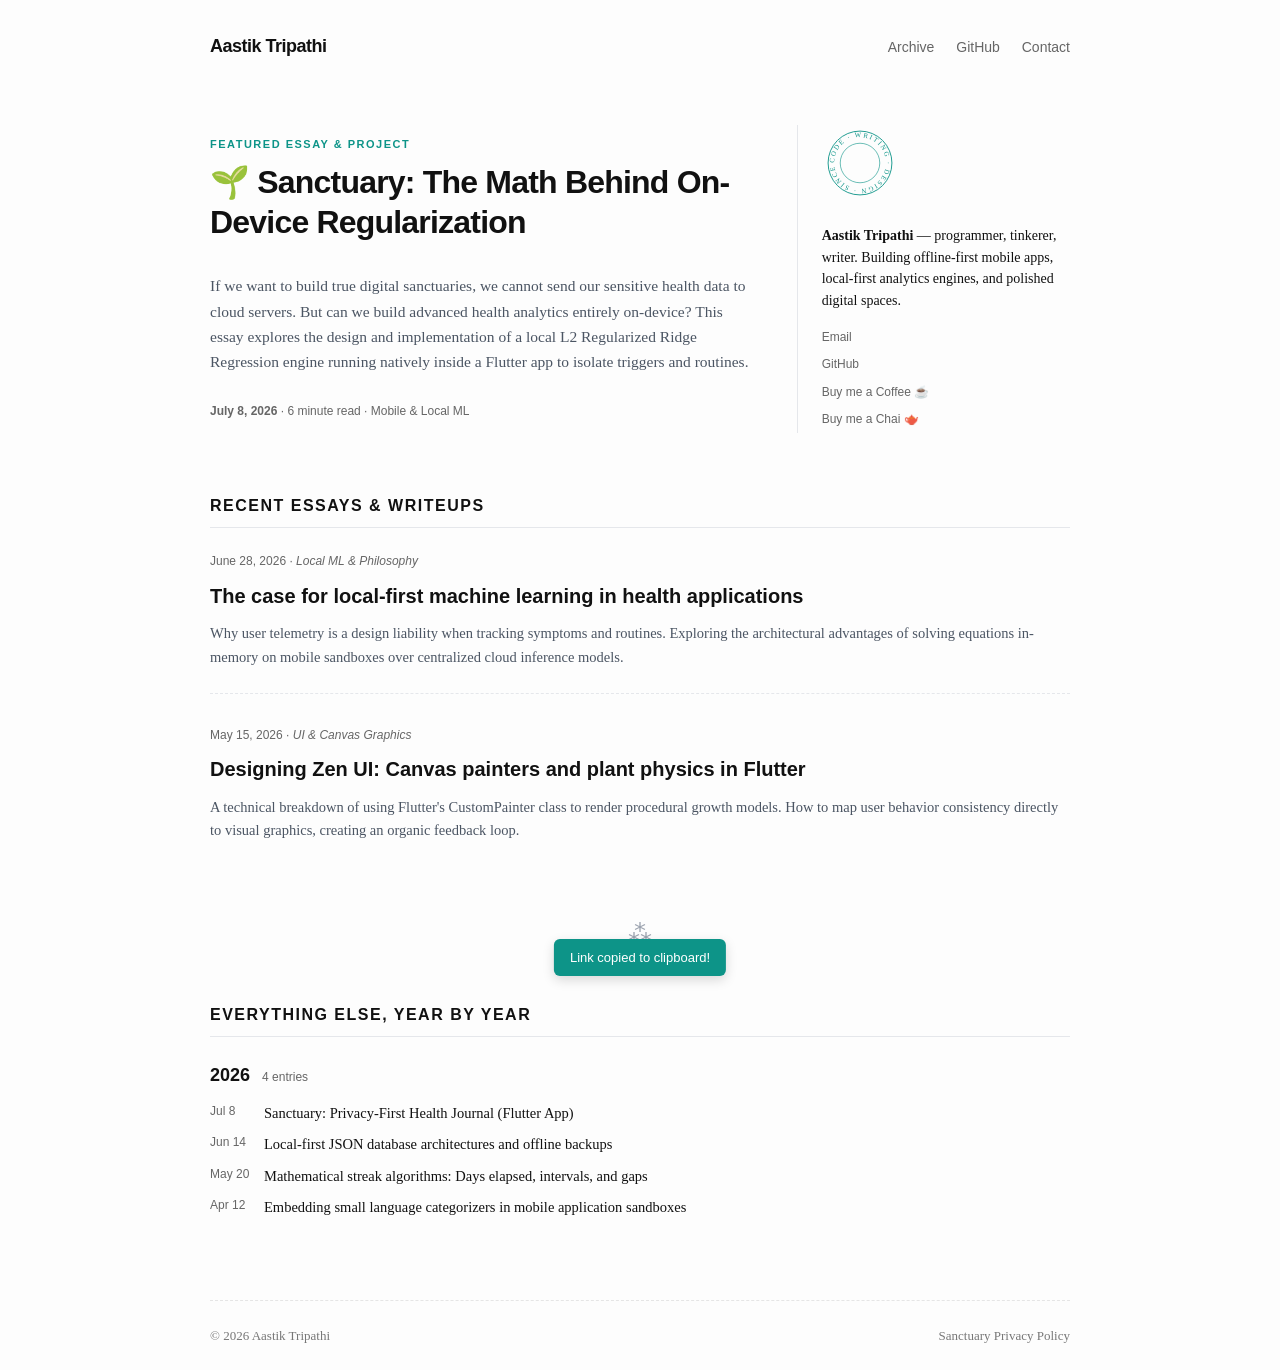
<file: index.html>
<!DOCTYPE html>
<html lang="en-us">

<head>
  <meta charset="utf-8" />
  <meta http-equiv="X-UA-Compatible" content="IE=edge" />
  <meta name="viewport" content="width=device-width, initial-scale=1" />
  <title>Aastik Tripathi</title>
  <meta name="description" content="Aastik Tripathi — essays on programming, local-first software, and design." />
  <link rel="stylesheet" href="style.css" />
</head>

<body>
  <div class="shell">
    <header class="masthead">
      <a class="wordmark" href="index.html">Aastik Tripathi</a>
      <nav>
        <a href="#archive">Archive</a>
        <a href="https://github.com/AastikTripathi" target="_blank">GitHub</a>
        <a href="mailto:iammraaat@gmail.com">Contact</a>
      </nav>
    </header>
  </div>

  <main class="page-content">
    <div class="shell">
      <!-- Hero / Featured Post & Aside Info -->
      <section class="hero">
        <div class="hero-main">
          <p class="kicker">Featured Essay & Project</p>
          <h1><a href="articles/building-on-device-ridge-regression.html">🌱 Sanctuary: The Math Behind On-Device
              Regularization</a></h1>
          <p class="excerpt">
            If we want to build true digital sanctuaries, we cannot send our sensitive health data to cloud servers. But
            can we build advanced health analytics entirely on-device? This essay explores the design and implementation
            of a local L2 Regularized Ridge Regression engine running natively inside a Flutter app to isolate triggers
            and routines.
          </p>
          <p class="byline"><b>July 8, 2026</b> · 6 minute read · Mobile &amp; Local ML</p>
        </div>

        <aside class="about-card">
          <svg class="stamp" viewBox="0 0 100 100" aria-hidden="true" style="width: 76px; height: 76px;">
            <defs>
              <path id="circ" d="M 50,50 m -34,0 a 34,34 0 1,1 68,0 a 34,34 0 1,1 -68,0" />
            </defs>
            <circle cx="50" cy="50" r="42" fill="none" stroke="currentColor" stroke-width="1.2" />
            <circle cx="50" cy="50" r="26" fill="none" stroke="currentColor" stroke-width="0.8" />
            <text font-size="9" letter-spacing="2.2" fill="currentColor" font-family="Georgia, serif">
              <textPath href="#circ">CODE · WRITING · DESIGN · SINCE 2026 ·</textPath>
            </text>
          </svg>
          <p>
            <span class="name">Aastik Tripathi</span> — programmer, tinkerer, writer. Building offline-first mobile
            apps, local-first analytics engines, and polished digital spaces.
          </p>
          <div class="about-links">
            <a href="mailto:iammraaat@gmail.com">Email</a>
            <a href="https://github.com/AastikTripathi" target="_blank">GitHub</a>
            <a href="javascript:void(0)"
              onclick="copyToClipboard('https://buymeacoffee.com/danosarchive', 'Buy me a Coffee link copied!')">Buy me
              a Coffee ☕</a>
            <a href="javascript:void(0)"
              onclick="copyToClipboard('https://buymeachai.ezee.li/iammraat', 'Buy me a Chai link copied!')">Buy me a
              Chai 🫖</a>
          </div>
        </aside>
      </section>

      <!-- Recent Essays / Blogging Section -->
      <div class="section-head">
        <h2>Recent essays &amp; writeups</h2>
      </div>
      <section class="recent-grid">
        <article class="recent-item">
          <div class="meta">June 28, 2026 · <em>Local ML &amp; Philosophy</em></div>
          <h3><a href="articles/the-case-for-local-first-machine-learning.html">The case for local-first machine
              learning in health applications</a></h3>
          <p>
            Why user telemetry is a design liability when tracking symptoms and routines. Exploring the architectural
            advantages of solving equations in-memory on mobile sandboxes over centralized cloud inference models.
          </p>
        </article>

        <article class="recent-item">
          <div class="meta">May 15, 2026 · <em>UI &amp; Canvas Graphics</em></div>
          <h3><a href="articles/designing-zen-ui-canvas-painters.html">Designing Zen UI: Canvas painters and plant
              physics in Flutter</a></h3>
          <p>
            A technical breakdown of using Flutter's CustomPainter class to render procedural growth models. How to map
            user behavior consistency directly to visual graphics, creating an organic feedback loop.
          </p>
        </article>
      </section>

      <div class="asterism" aria-hidden="true">⁂</div>

      <!-- Year-by-Year Project Archive -->
      <div class="section-head" id="archive">
        <h2>Everything else, year by year</h2>
      </div>
      <section class="archive">
        <div class="year-block">
          <div class="year-head">
            <span class="year">2026</span>
            <span class="count">4 entries</span>
          </div>
          <ul class="year-list">
            <li>
              <span class="d">Jul 8</span>
              <a href="https://github.com/AastikTripathi/mood_tracker" target="_blank">Sanctuary: Privacy-First Health
                Journal (Flutter App)</a>
            </li>
            <li>
              <span class="d">Jun 14</span>
              <a href="articles/local-first-privacy-design.html">Local-first JSON database architectures and offline
                backups</a>
            </li>
            <li>
              <span class="d">May 20</span>
              <a href="articles/symptom-streak-algorithms.html">Mathematical streak algorithms: Days elapsed, intervals,
                and gaps</a>
            </li>
            <li>
              <span class="d">Apr 12</span>
              <a href="articles/building-embedded-nlp.html">Embedding small language categorizers in mobile application
                sandboxes</a>
            </li>
          </ul>
        </div>
      </section>
      
      <footer style="margin-top: 60px; padding: 24px 0; border-top: 1px dashed rgba(128,128,128,0.2); font-size: 13px; color: #777; display: flex; justify-content: space-between; align-items: center;">
        <span>&copy; 2026 Aastik Tripathi</span>
        <a href="privacy.html" style="color: #777; text-decoration: none;">Sanctuary Privacy Policy</a>
      </footer>
    </div>
  </main>

  <div id="toast" class="toast">Link copied to clipboard!</div>

  <script>
    function copyToClipboard(text, successMsg) {
      navigator.clipboard.writeText(text).then(() => {
        const toast = document.getElementById('toast');
        toast.innerText = successMsg;
        toast.classList.add('show');
        setTimeout(() => {
          toast.classList.remove('show');
        }, 2000);
      });
    }
  </script>
</body>

</html>
</file>
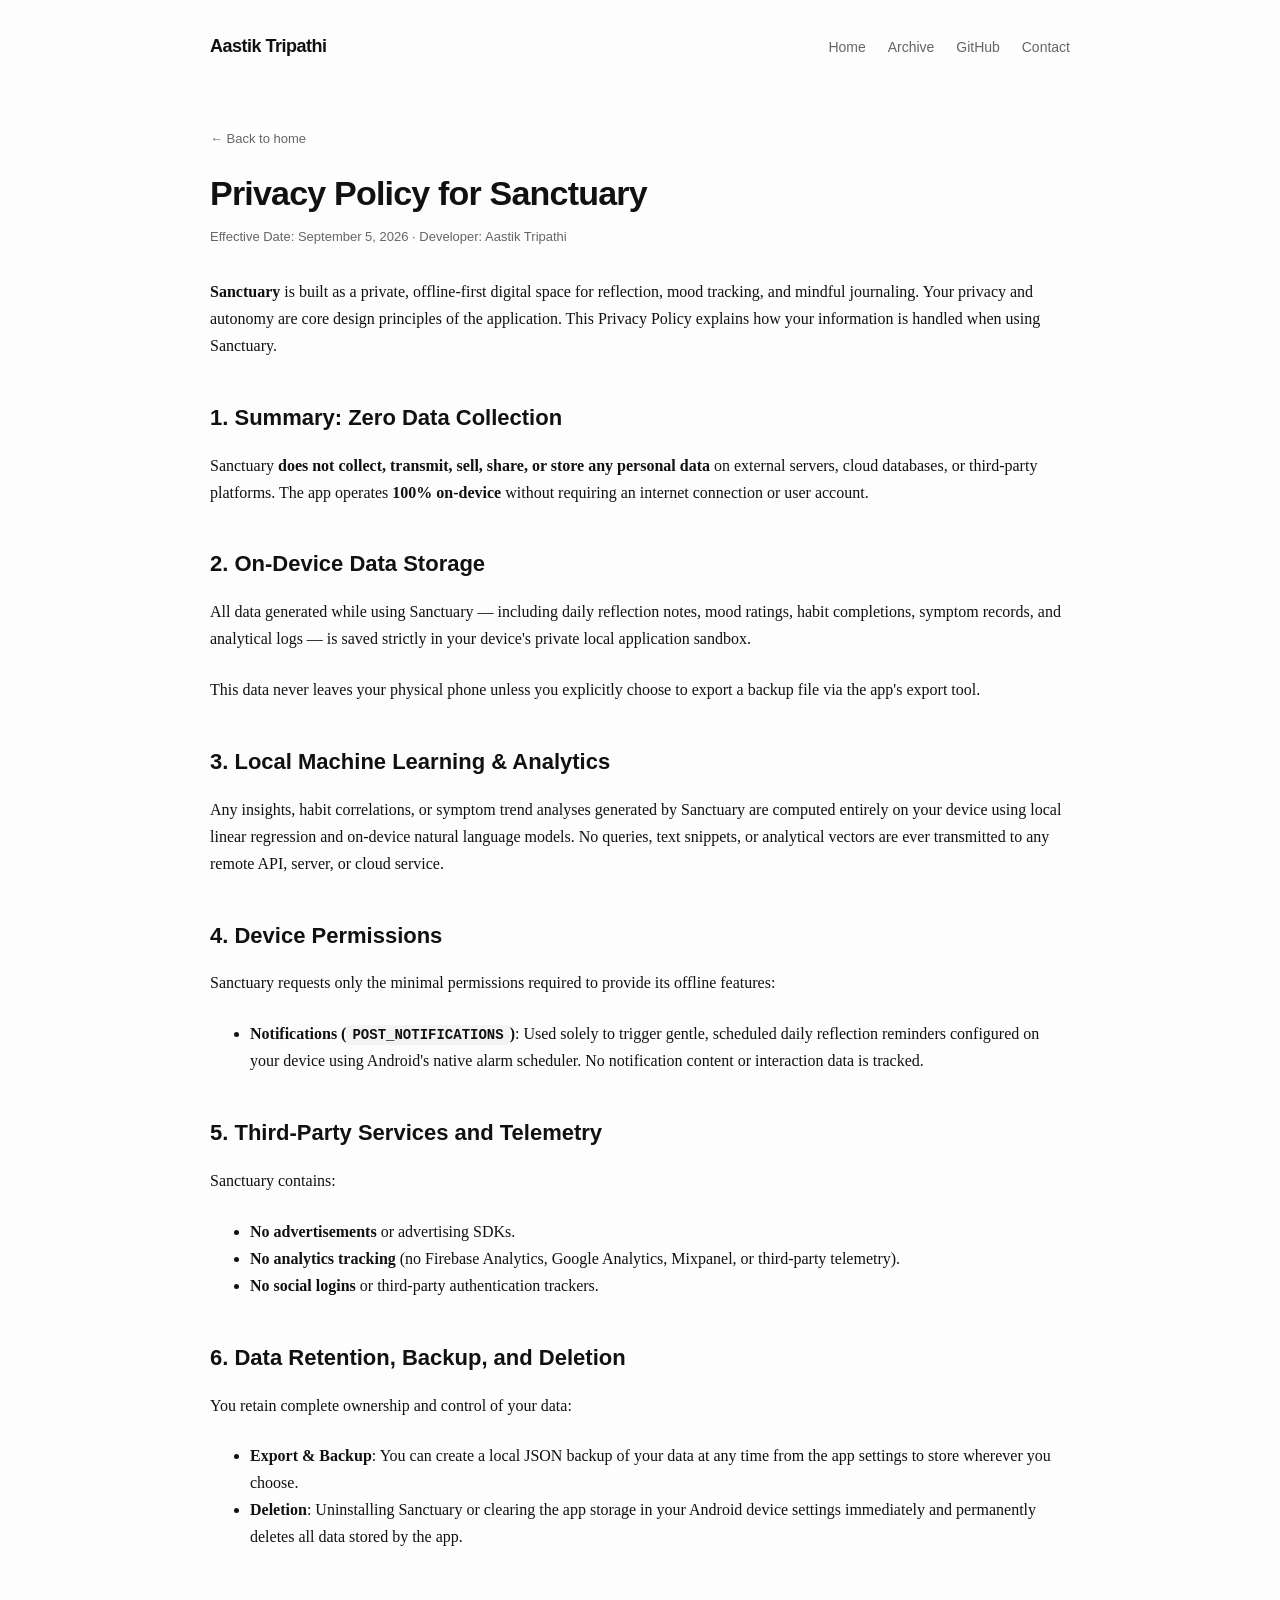
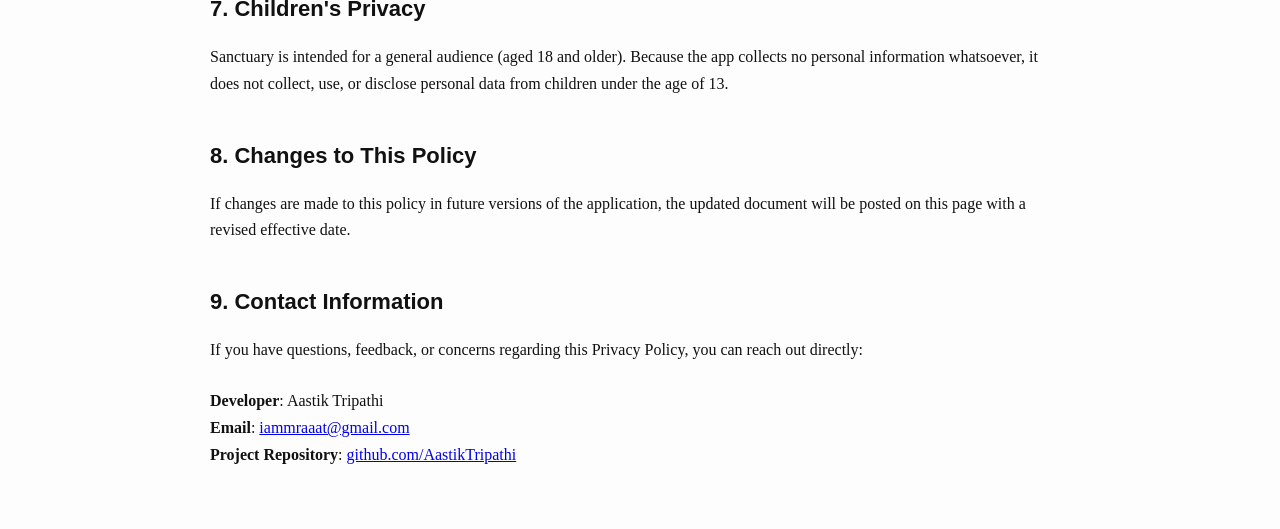
<file: privacy.html>
<!DOCTYPE html>
<html lang="en-us">
<head>
  <meta charset="utf-8" />
  <meta http-equiv="X-UA-Compatible" content="IE=edge" />
  <meta name="viewport" content="width=device-width, initial-scale=1" />
  <title>Privacy Policy - Sanctuary</title>
  <meta name="description" content="Privacy Policy for Sanctuary — 100% offline, local-first mood and wellness companion by Aastik Tripathi." />
  <link rel="stylesheet" href="style.css" />
</head>
<body>
  <div class="shell">
    <header class="masthead">
      <a class="wordmark" href="index.html">Aastik Tripathi</a>
      <nav>
        <a href="index.html">Home</a>
        <a href="index.html#archive">Archive</a>
        <a href="https://github.com/AastikTripathi" target="_blank">GitHub</a>
        <a href="mailto:iammraaat@gmail.com">Contact</a>
      </nav>
    </header>

    <a href="index.html" class="back-link">← Back to home</a>

    <article class="post">
      <div class="post-header">
        <h1>Privacy Policy for Sanctuary</h1>
        <div class="byline">Effective Date: September 5, 2026 · Developer: Aastik Tripathi</div>
      </div>

      <div class="post-content">
        <p>
          <strong>Sanctuary</strong> is built as a private, offline-first digital space for reflection, mood tracking, and mindful journaling. Your privacy and autonomy are core design principles of the application. This Privacy Policy explains how your information is handled when using Sanctuary.
        </p>

        <h2>1. Summary: Zero Data Collection</h2>
        <p>
          Sanctuary <strong>does not collect, transmit, sell, share, or store any personal data</strong> on external servers, cloud databases, or third-party platforms. The app operates <strong>100% on-device</strong> without requiring an internet connection or user account.
        </p>

        <h2>2. On-Device Data Storage</h2>
        <p>
          All data generated while using Sanctuary — including daily reflection notes, mood ratings, habit completions, symptom records, and analytical logs — is saved strictly in your device's private local application sandbox. 
        </p>
        <p>
          This data never leaves your physical phone unless you explicitly choose to export a backup file via the app's export tool.
        </p>

        <h2>3. Local Machine Learning &amp; Analytics</h2>
        <p>
          Any insights, habit correlations, or symptom trend analyses generated by Sanctuary are computed entirely on your device using local linear regression and on-device natural language models. No queries, text snippets, or analytical vectors are ever transmitted to any remote API, server, or cloud service.
        </p>

        <h2>4. Device Permissions</h2>
        <p>
          Sanctuary requests only the minimal permissions required to provide its offline features:
        </p>
        <ul>
          <li>
            <strong>Notifications (<code>POST_NOTIFICATIONS</code>)</strong>: Used solely to trigger gentle, scheduled daily reflection reminders configured on your device using Android's native alarm scheduler. No notification content or interaction data is tracked.
          </li>
        </ul>

        <h2>5. Third-Party Services and Telemetry</h2>
        <p>
          Sanctuary contains:
        </p>
        <ul>
          <li><strong>No advertisements</strong> or advertising SDKs.</li>
          <li><strong>No analytics tracking</strong> (no Firebase Analytics, Google Analytics, Mixpanel, or third-party telemetry).</li>
          <li><strong>No social logins</strong> or third-party authentication trackers.</li>
        </ul>

        <h2>6. Data Retention, Backup, and Deletion</h2>
        <p>
          You retain complete ownership and control of your data:
        </p>
        <ul>
          <li>
            <strong>Export &amp; Backup</strong>: You can create a local JSON backup of your data at any time from the app settings to store wherever you choose.
          </li>
          <li>
            <strong>Deletion</strong>: Uninstalling Sanctuary or clearing the app storage in your Android device settings immediately and permanently deletes all data stored by the app.
          </li>
        </ul>

        <h2>7. Children's Privacy</h2>
        <p>
          Sanctuary is intended for a general audience (aged 18 and older). Because the app collects no personal information whatsoever, it does not collect, use, or disclose personal data from children under the age of 13.
        </p>

        <h2>8. Changes to This Policy</h2>
        <p>
          If changes are made to this policy in future versions of the application, the updated document will be posted on this page with a revised effective date.
        </p>

        <h2>9. Contact Information</h2>
        <p>
          If you have questions, feedback, or concerns regarding this Privacy Policy, you can reach out directly:
        </p>
        <p>
          <strong>Developer</strong>: Aastik Tripathi<br />
          <strong>Email</strong>: <a href="mailto:iammraaat@gmail.com">iammraaat@gmail.com</a><br />
          <strong>Project Repository</strong>: <a href="https://github.com/AastikTripathi" target="_blank">github.com/AastikTripathi</a>
        </p>
      </div>
    </article>
  </div>
</body>
</html>
</file>
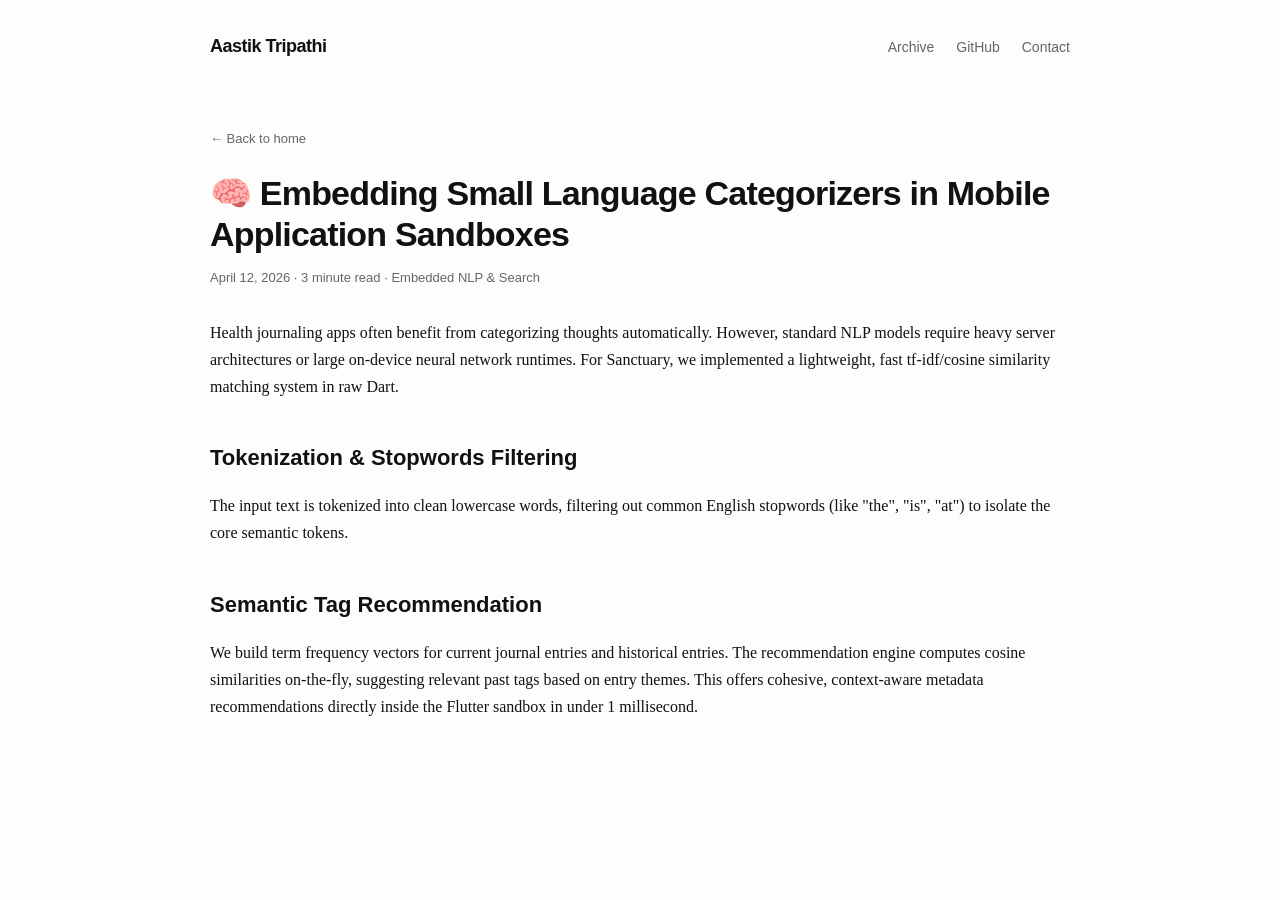
<file: articles/building-embedded-nlp.html>
<!DOCTYPE html>
<html lang="en-us">
<head>
  <meta charset="utf-8" />
  <meta http-equiv="X-UA-Compatible" content="IE=edge" />
  <meta name="viewport" content="width=device-width, initial-scale=1" />
  <title>Embedding Small NLP Categorizers - Aastik Tripathi</title>
  <link rel="stylesheet" href="../style.css" />
</head>
<body>
  <div class="shell">
    <header class="masthead">
      <a class="wordmark" href="../index.html">Aastik Tripathi</a>
      <nav>
        <a href="../index.html#archive">Archive</a>
        <a href="https://github.com/AastikTripathi" target="_blank">GitHub</a>
        <a href="mailto:iammraaat@gmail.com">Contact</a>
      </nav>
    </header>

    <a href="../index.html" class="back-link">← Back to home</a>

    <article class="post">
      <div class="post-header">
        <h1>🧠 Embedding Small Language Categorizers in Mobile Application Sandboxes</h1>
        <div class="byline">April 12, 2026 · 3 minute read · Embedded NLP &amp; Search</div>
      </div>

      <div class="post-content">
        <p>
          Health journaling apps often benefit from categorizing thoughts automatically. However, standard NLP models require heavy server architectures or large on-device neural network runtimes. For Sanctuary, we implemented a lightweight, fast tf-idf/cosine similarity matching system in raw Dart.
        </p>

        <h2>Tokenization &amp; Stopwords Filtering</h2>
        <p>
          The input text is tokenized into clean lowercase words, filtering out common English stopwords (like "the", "is", "at") to isolate the core semantic tokens.
        </p>

        <h2>Semantic Tag Recommendation</h2>
        <p>
          We build term frequency vectors for current journal entries and historical entries. The recommendation engine computes cosine similarities on-the-fly, suggesting relevant past tags based on entry themes. This offers cohesive, context-aware metadata recommendations directly inside the Flutter sandbox in under 1 millisecond.
        </p>
      </div>
    </article>
  </div>
</body>
</html>
</file>
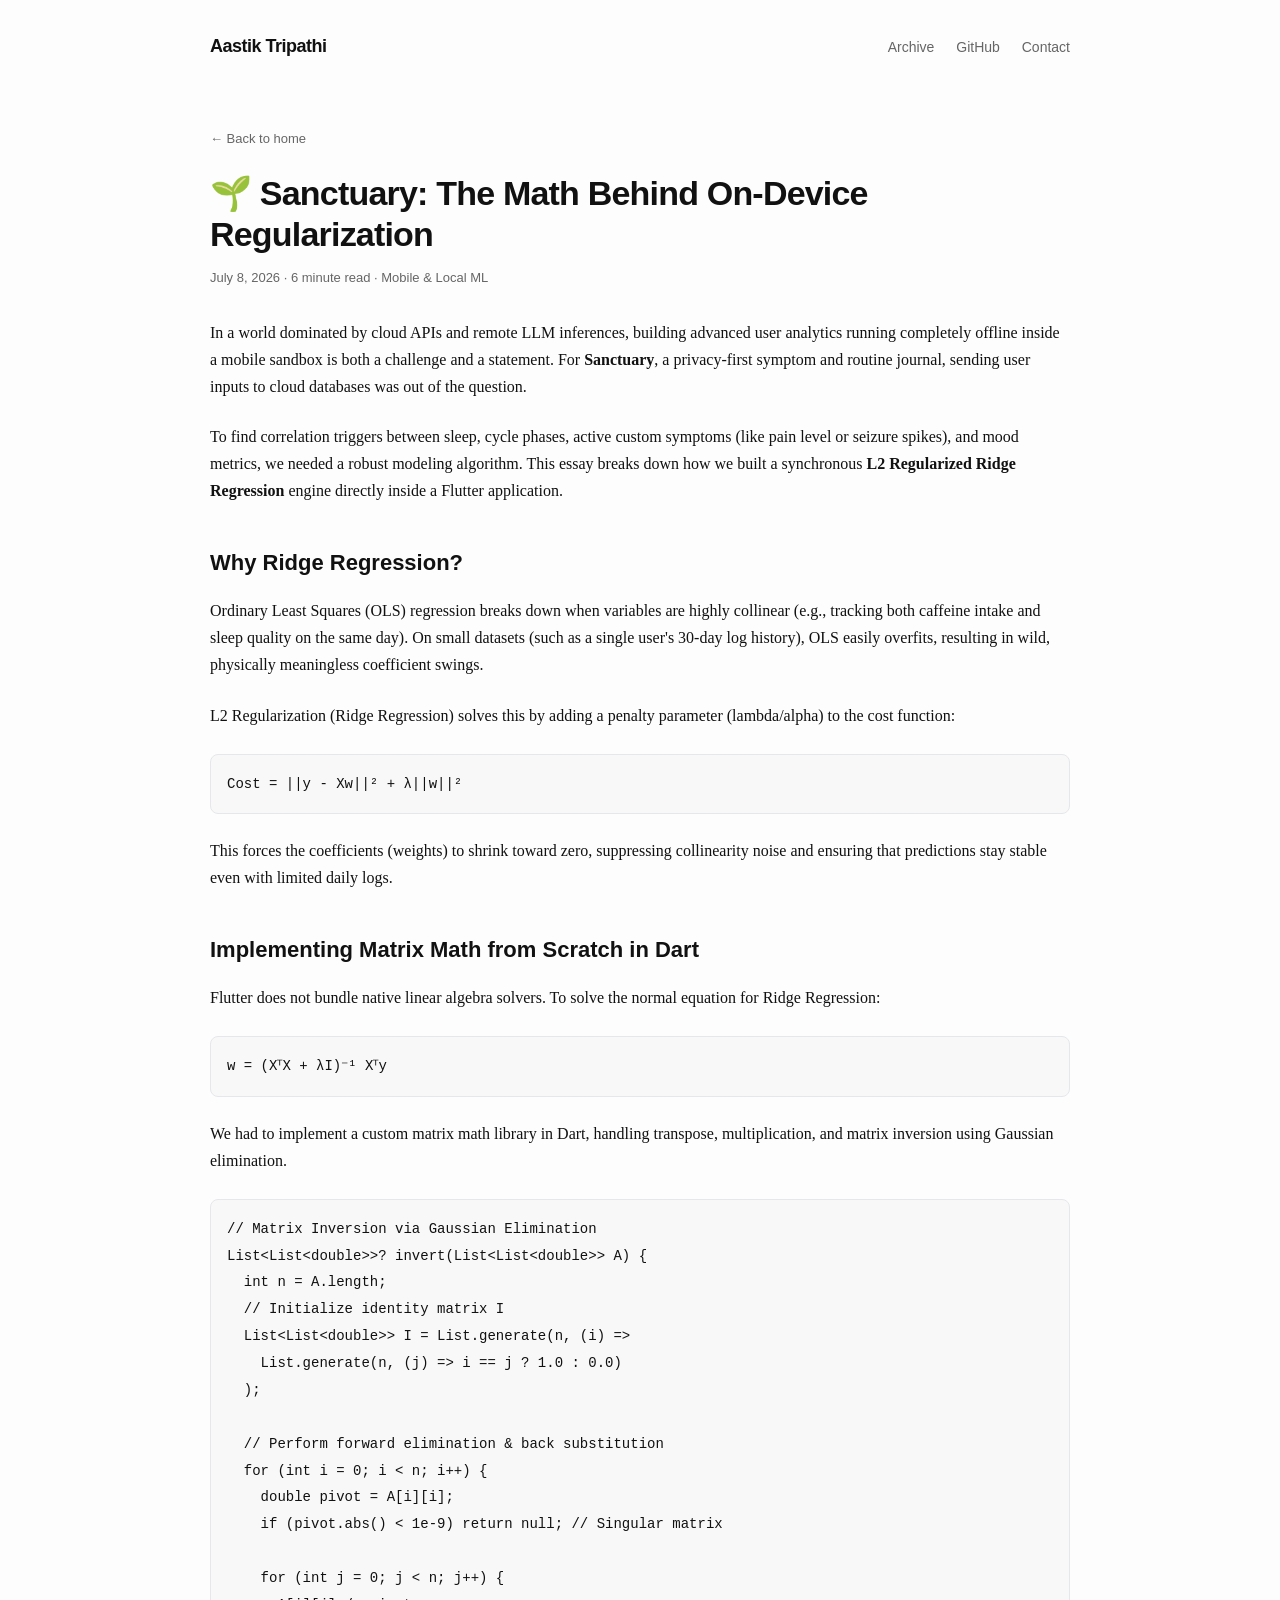
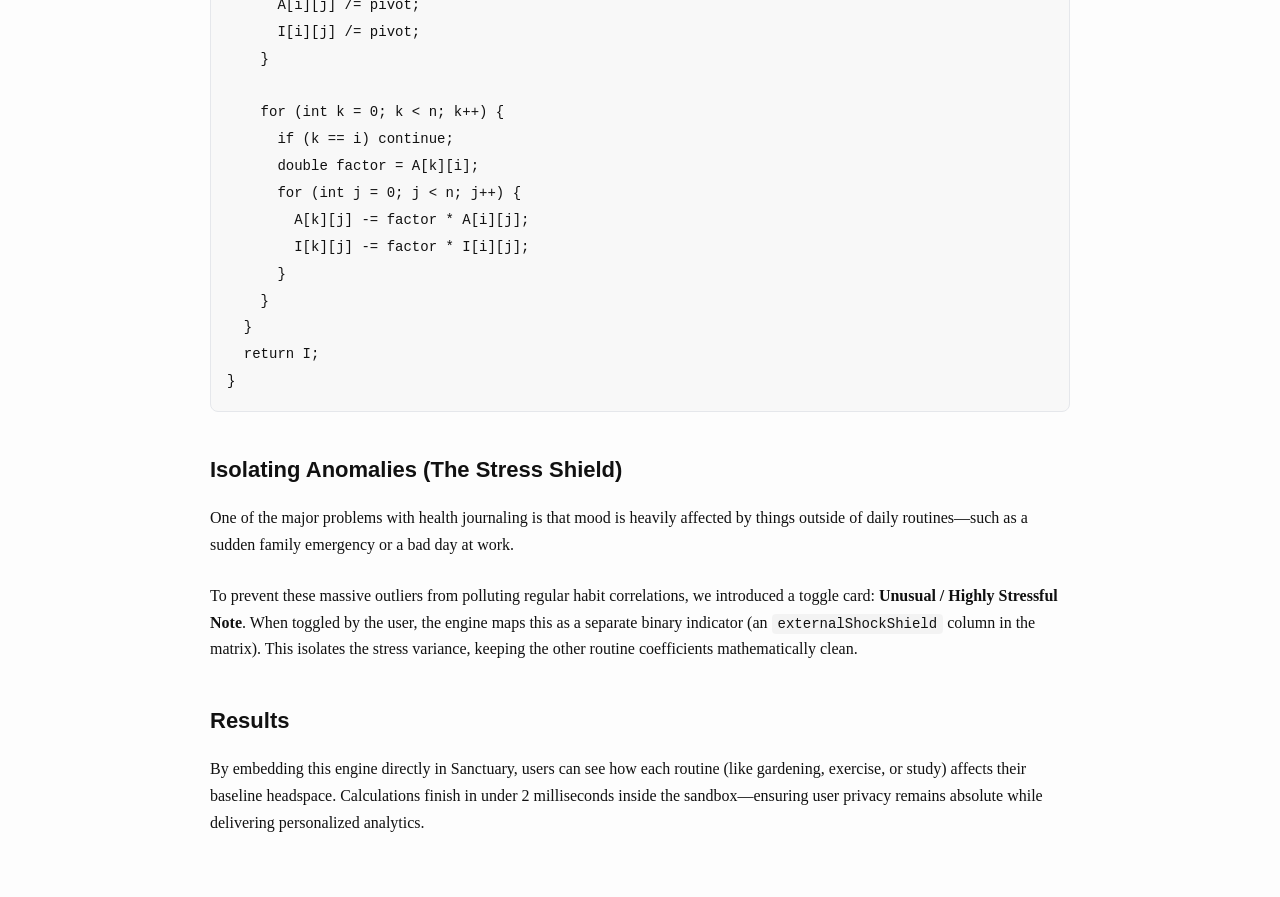
<file: articles/building-on-device-ridge-regression.html>
<!DOCTYPE html>
<html lang="en-us">
<head>
  <meta charset="utf-8" />
  <meta http-equiv="X-UA-Compatible" content="IE=edge" />
  <meta name="viewport" content="width=device-width, initial-scale=1" />
  <title>Sanctuary: The Math Behind On-Device Regularization - Aastik Tripathi</title>
  <link rel="stylesheet" href="../style.css" />
</head>
<body>
  <div class="shell">
    <header class="masthead">
      <a class="wordmark" href="../index.html">Aastik Tripathi</a>
      <nav>
        <a href="../index.html#archive">Archive</a>
        <a href="https://github.com/AastikTripathi" target="_blank">GitHub</a>
        <a href="mailto:iammraaat@gmail.com">Contact</a>
      </nav>
    </header>

    <a href="../index.html" class="back-link">← Back to home</a>

    <article class="post">
      <div class="post-header">
        <h1>🌱 Sanctuary: The Math Behind On-Device Regularization</h1>
        <div class="byline">July 8, 2026 · 6 minute read · Mobile &amp; Local ML</div>
      </div>

      <div class="post-content">
        <p>
          In a world dominated by cloud APIs and remote LLM inferences, building advanced user analytics running completely offline inside a mobile sandbox is both a challenge and a statement. For <strong>Sanctuary</strong>, a privacy-first symptom and routine journal, sending user inputs to cloud databases was out of the question. 
        </p>
        
        <p>
          To find correlation triggers between sleep, cycle phases, active custom symptoms (like pain level or seizure spikes), and mood metrics, we needed a robust modeling algorithm. This essay breaks down how we built a synchronous <strong>L2 Regularized Ridge Regression</strong> engine directly inside a Flutter application.
        </p>

        <h2>Why Ridge Regression?</h2>
        <p>
          Ordinary Least Squares (OLS) regression breaks down when variables are highly collinear (e.g., tracking both caffeine intake and sleep quality on the same day). On small datasets (such as a single user's 30-day log history), OLS easily overfits, resulting in wild, physically meaningless coefficient swings.
        </p>
        
        <p>
          L2 Regularization (Ridge Regression) solves this by adding a penalty parameter (lambda/alpha) to the cost function:
        </p>
        <pre><code>Cost = ||y - Xw||² + λ||w||²</code></pre>
        <p>
          This forces the coefficients (weights) to shrink toward zero, suppressing collinearity noise and ensuring that predictions stay stable even with limited daily logs.
        </p>

        <h2>Implementing Matrix Math from Scratch in Dart</h2>
        <p>
          Flutter does not bundle native linear algebra solvers. To solve the normal equation for Ridge Regression:
        </p>
        <pre><code>w = (XᵀX + λI)⁻¹ Xᵀy</code></pre>
        <p>
          We had to implement a custom matrix math library in Dart, handling transpose, multiplication, and matrix inversion using Gaussian elimination.
        </p>

        <pre><code>// Matrix Inversion via Gaussian Elimination
List&lt;List&lt;double&gt;&gt;? invert(List&lt;List&lt;double&gt;&gt; A) {
  int n = A.length;
  // Initialize identity matrix I
  List&lt;List&lt;double&gt;&gt; I = List.generate(n, (i) =&gt; 
    List.generate(n, (j) =&gt; i == j ? 1.0 : 0.0)
  );

  // Perform forward elimination & back substitution
  for (int i = 0; i &lt; n; i++) {
    double pivot = A[i][i];
    if (pivot.abs() &lt; 1e-9) return null; // Singular matrix

    for (int j = 0; j &lt; n; j++) {
      A[i][j] /= pivot;
      I[i][j] /= pivot;
    }

    for (int k = 0; k &lt; n; k++) {
      if (k == i) continue;
      double factor = A[k][i];
      for (int j = 0; j &lt; n; j++) {
        A[k][j] -= factor * A[i][j];
        I[k][j] -= factor * I[i][j];
      }
    }
  }
  return I;
}</code></pre>

        <h2>Isolating Anomalies (The Stress Shield)</h2>
        <p>
          One of the major problems with health journaling is that mood is heavily affected by things outside of daily routines—such as a sudden family emergency or a bad day at work.
        </p>
        <p>
          To prevent these massive outliers from polluting regular habit correlations, we introduced a toggle card: <strong>Unusual / Highly Stressful Note</strong>. When toggled by the user, the engine maps this as a separate binary indicator (an <code>externalShockShield</code> column in the matrix). This isolates the stress variance, keeping the other routine coefficients mathematically clean.
        </p>

        <h2>Results</h2>
        <p>
          By embedding this engine directly in Sanctuary, users can see how each routine (like gardening, exercise, or study) affects their baseline headspace. Calculations finish in under 2 milliseconds inside the sandbox—ensuring user privacy remains absolute while delivering personalized analytics.
        </p>
      </div>
    </article>
  </div>
</body>
</html>
</file>
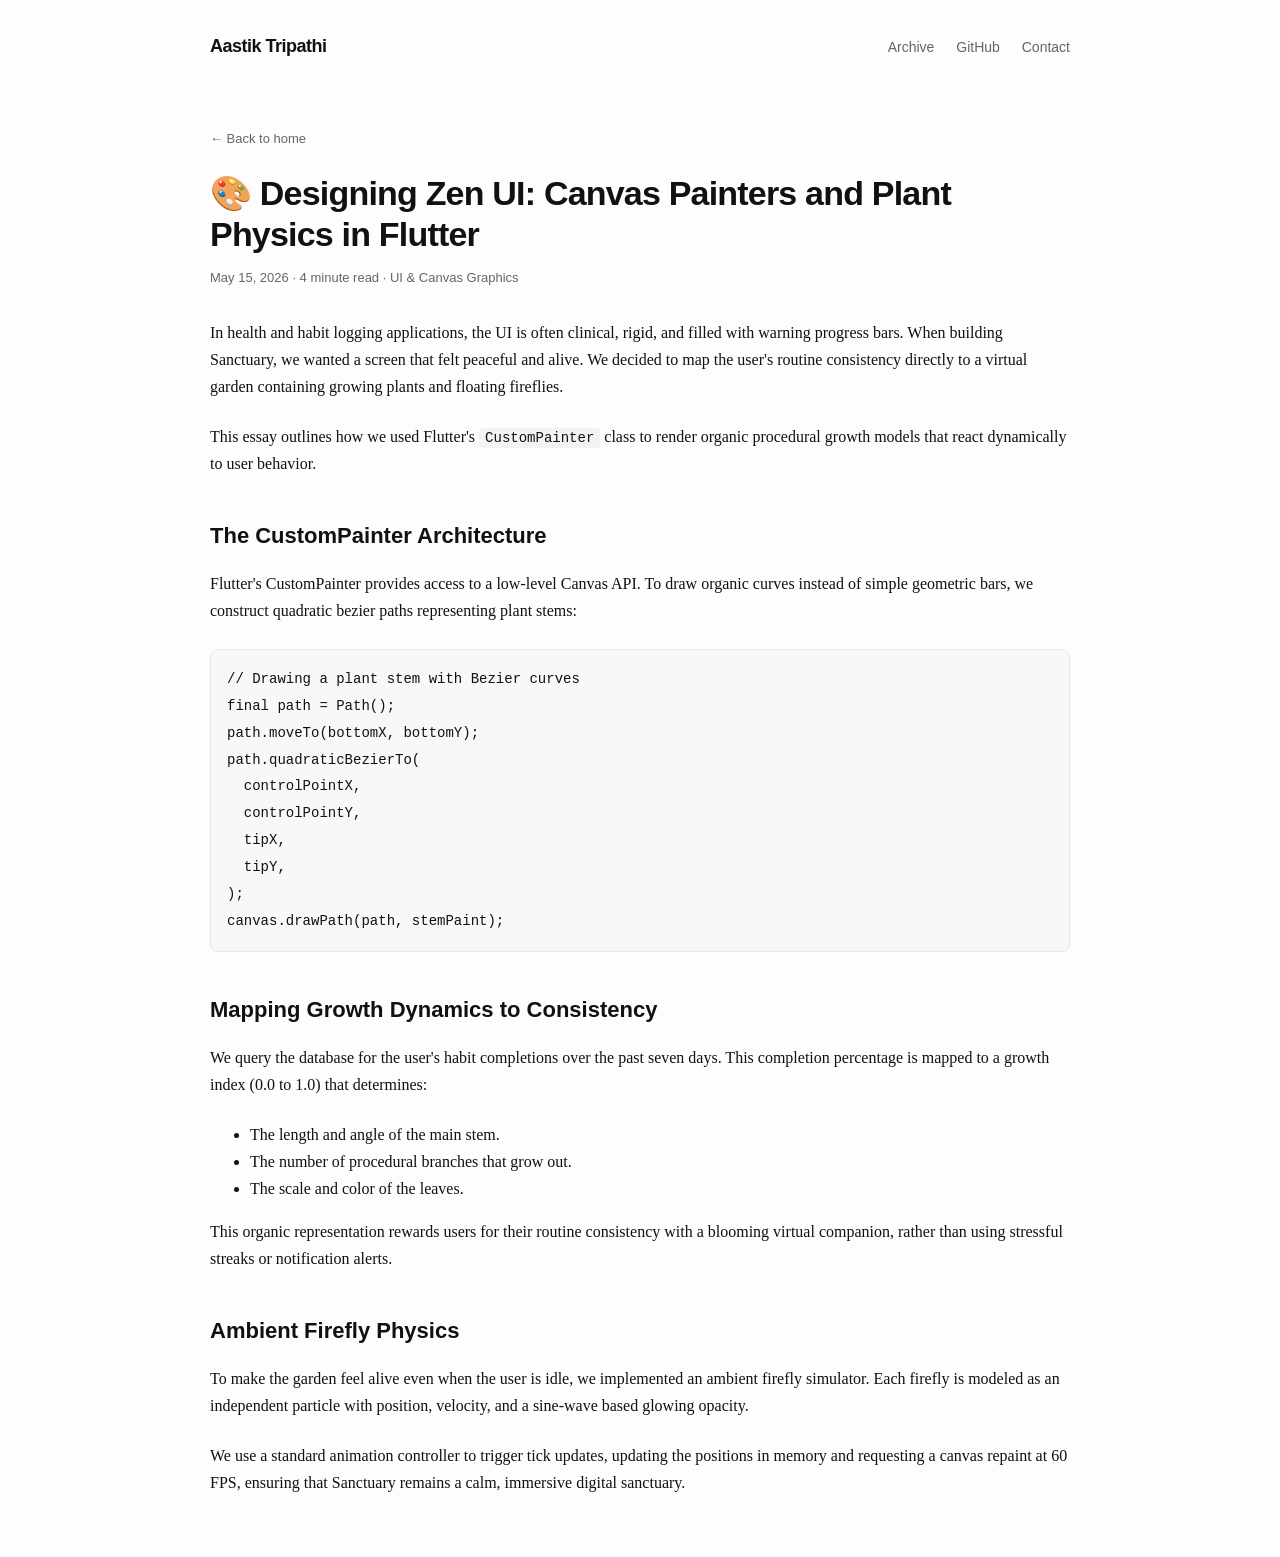
<file: articles/designing-zen-ui-canvas-painters.html>
<!DOCTYPE html>
<html lang="en-us">
<head>
  <meta charset="utf-8" />
  <meta http-equiv="X-UA-Compatible" content="IE=edge" />
  <meta name="viewport" content="width=device-width, initial-scale=1" />
  <title>Designing Zen UI: Canvas Painters and Plant Physics - Aastik Tripathi</title>
  <link rel="stylesheet" href="../style.css" />
</head>
<body>
  <div class="shell">
    <header class="masthead">
      <a class="wordmark" href="../index.html">Aastik Tripathi</a>
      <nav>
        <a href="../index.html#archive">Archive</a>
        <a href="https://github.com/AastikTripathi" target="_blank">GitHub</a>
        <a href="mailto:iammraaat@gmail.com">Contact</a>
      </nav>
    </header>

    <a href="../index.html" class="back-link">← Back to home</a>

    <article class="post">
      <div class="post-header">
        <h1>🎨 Designing Zen UI: Canvas Painters and Plant Physics in Flutter</h1>
        <div class="byline">May 15, 2026 · 4 minute read · UI &amp; Canvas Graphics</div>
      </div>

      <div class="post-content">
        <p>
          In health and habit logging applications, the UI is often clinical, rigid, and filled with warning progress bars. When building Sanctuary, we wanted a screen that felt peaceful and alive. We decided to map the user's routine consistency directly to a virtual garden containing growing plants and floating fireflies.
        </p>

        <p>
          This essay outlines how we used Flutter's <code>CustomPainter</code> class to render organic procedural growth models that react dynamically to user behavior.
        </p>

        <h2>The CustomPainter Architecture</h2>
        <p>
          Flutter's CustomPainter provides access to a low-level Canvas API. To draw organic curves instead of simple geometric bars, we construct quadratic bezier paths representing plant stems:
        </p>

        <pre><code>// Drawing a plant stem with Bezier curves
final path = Path();
path.moveTo(bottomX, bottomY);
path.quadraticBezierTo(
  controlPointX,
  controlPointY,
  tipX,
  tipY,
);
canvas.drawPath(path, stemPaint);</code></pre>

        <h2>Mapping Growth Dynamics to Consistency</h2>
        <p>
          We query the database for the user's habit completions over the past seven days. This completion percentage is mapped to a growth index (0.0 to 1.0) that determines:
        </p>
        <ul>
          <li>The length and angle of the main stem.</li>
          <li>The number of procedural branches that grow out.</li>
          <li>The scale and color of the leaves.</li>
        </ul>
        <p>
          This organic representation rewards users for their routine consistency with a blooming virtual companion, rather than using stressful streaks or notification alerts.
        </p>

        <h2>Ambient Firefly Physics</h2>
        <p>
          To make the garden feel alive even when the user is idle, we implemented an ambient firefly simulator. Each firefly is modeled as an independent particle with position, velocity, and a sine-wave based glowing opacity. 
        </p>
        <p>
          We use a standard animation controller to trigger tick updates, updating the positions in memory and requesting a canvas repaint at 60 FPS, ensuring that Sanctuary remains a calm, immersive digital sanctuary.
        </p>
      </div>
    </article>
  </div>
</body>
</html>
</file>
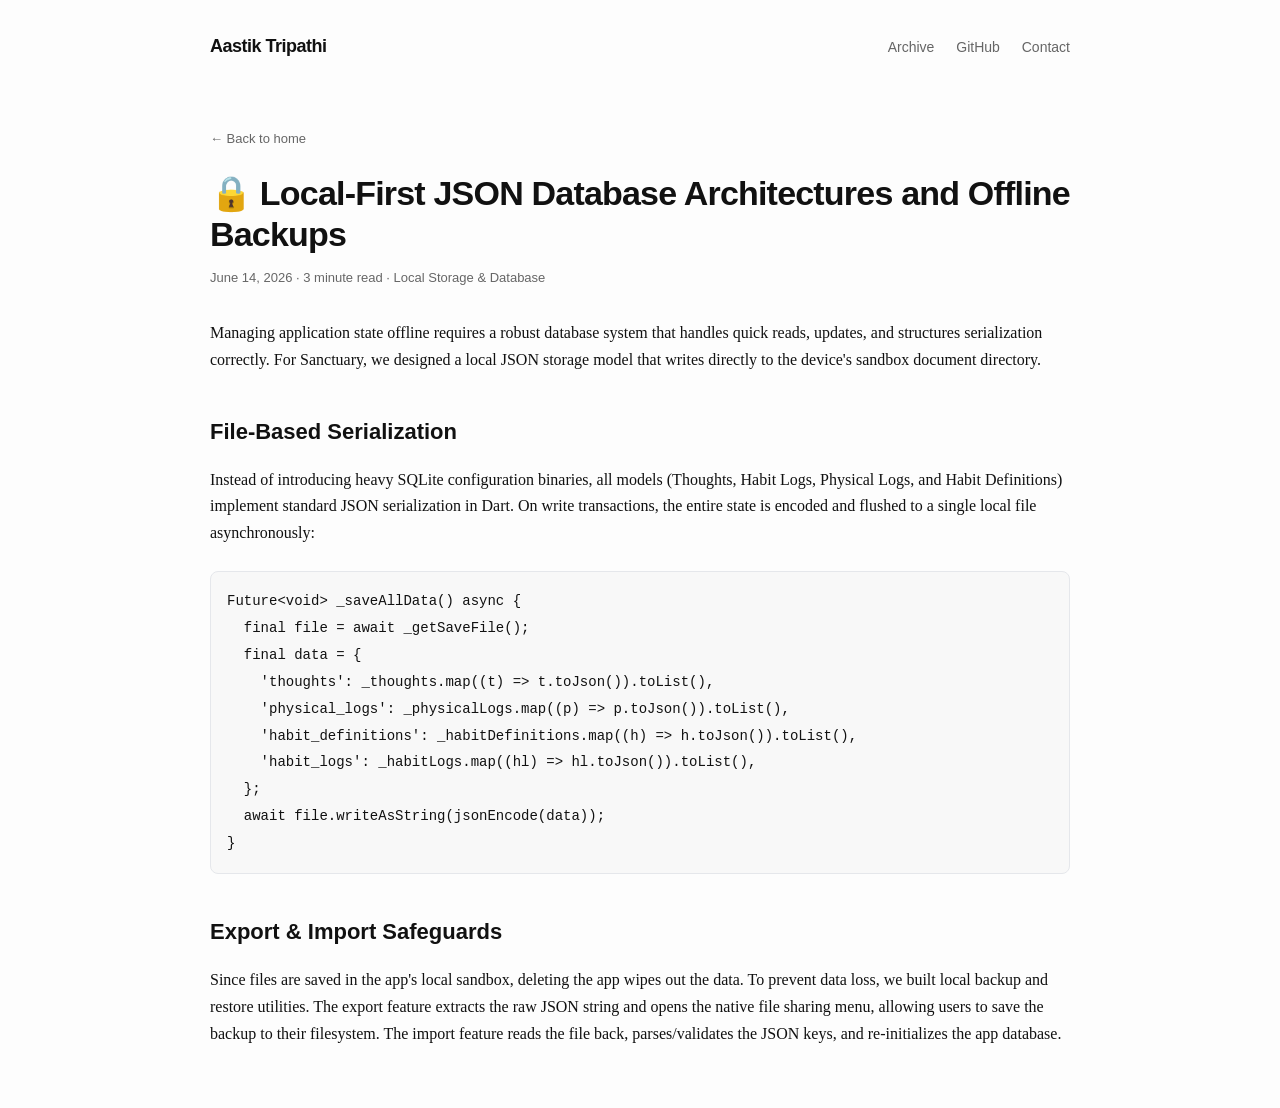
<file: articles/local-first-privacy-design.html>
<!DOCTYPE html>
<html lang="en-us">
<head>
  <meta charset="utf-8" />
  <meta http-equiv="X-UA-Compatible" content="IE=edge" />
  <meta name="viewport" content="width=device-width, initial-scale=1" />
  <title>Local-First JSON Architectures - Aastik Tripathi</title>
  <link rel="stylesheet" href="../style.css" />
</head>
<body>
  <div class="shell">
    <header class="masthead">
      <a class="wordmark" href="../index.html">Aastik Tripathi</a>
      <nav>
        <a href="../index.html#archive">Archive</a>
        <a href="https://github.com/AastikTripathi" target="_blank">GitHub</a>
        <a href="mailto:iammraaat@gmail.com">Contact</a>
      </nav>
    </header>

    <a href="../index.html" class="back-link">← Back to home</a>

    <article class="post">
      <div class="post-header">
        <h1>🔒 Local-First JSON Database Architectures and Offline Backups</h1>
        <div class="byline">June 14, 2026 · 3 minute read · Local Storage &amp; Database</div>
      </div>

      <div class="post-content">
        <p>
          Managing application state offline requires a robust database system that handles quick reads, updates, and structures serialization correctly. For Sanctuary, we designed a local JSON storage model that writes directly to the device's sandbox document directory.
        </p>

        <h2>File-Based Serialization</h2>
        <p>
          Instead of introducing heavy SQLite configuration binaries, all models (Thoughts, Habit Logs, Physical Logs, and Habit Definitions) implement standard JSON serialization in Dart. On write transactions, the entire state is encoded and flushed to a single local file asynchronously:
        </p>
        <pre><code>Future&lt;void&gt; _saveAllData() async {
  final file = await _getSaveFile();
  final data = {
    'thoughts': _thoughts.map((t) =&gt; t.toJson()).toList(),
    'physical_logs': _physicalLogs.map((p) =&gt; p.toJson()).toList(),
    'habit_definitions': _habitDefinitions.map((h) =&gt; h.toJson()).toList(),
    'habit_logs': _habitLogs.map((hl) =&gt; hl.toJson()).toList(),
  };
  await file.writeAsString(jsonEncode(data));
}</code></pre>

        <h2>Export &amp; Import Safeguards</h2>
        <p>
          Since files are saved in the app's local sandbox, deleting the app wipes out the data. To prevent data loss, we built local backup and restore utilities. The export feature extracts the raw JSON string and opens the native file sharing menu, allowing users to save the backup to their filesystem. The import feature reads the file back, parses/validates the JSON keys, and re-initializes the app database.
        </p>
      </div>
    </article>
  </div>
</body>
</html>
</file>
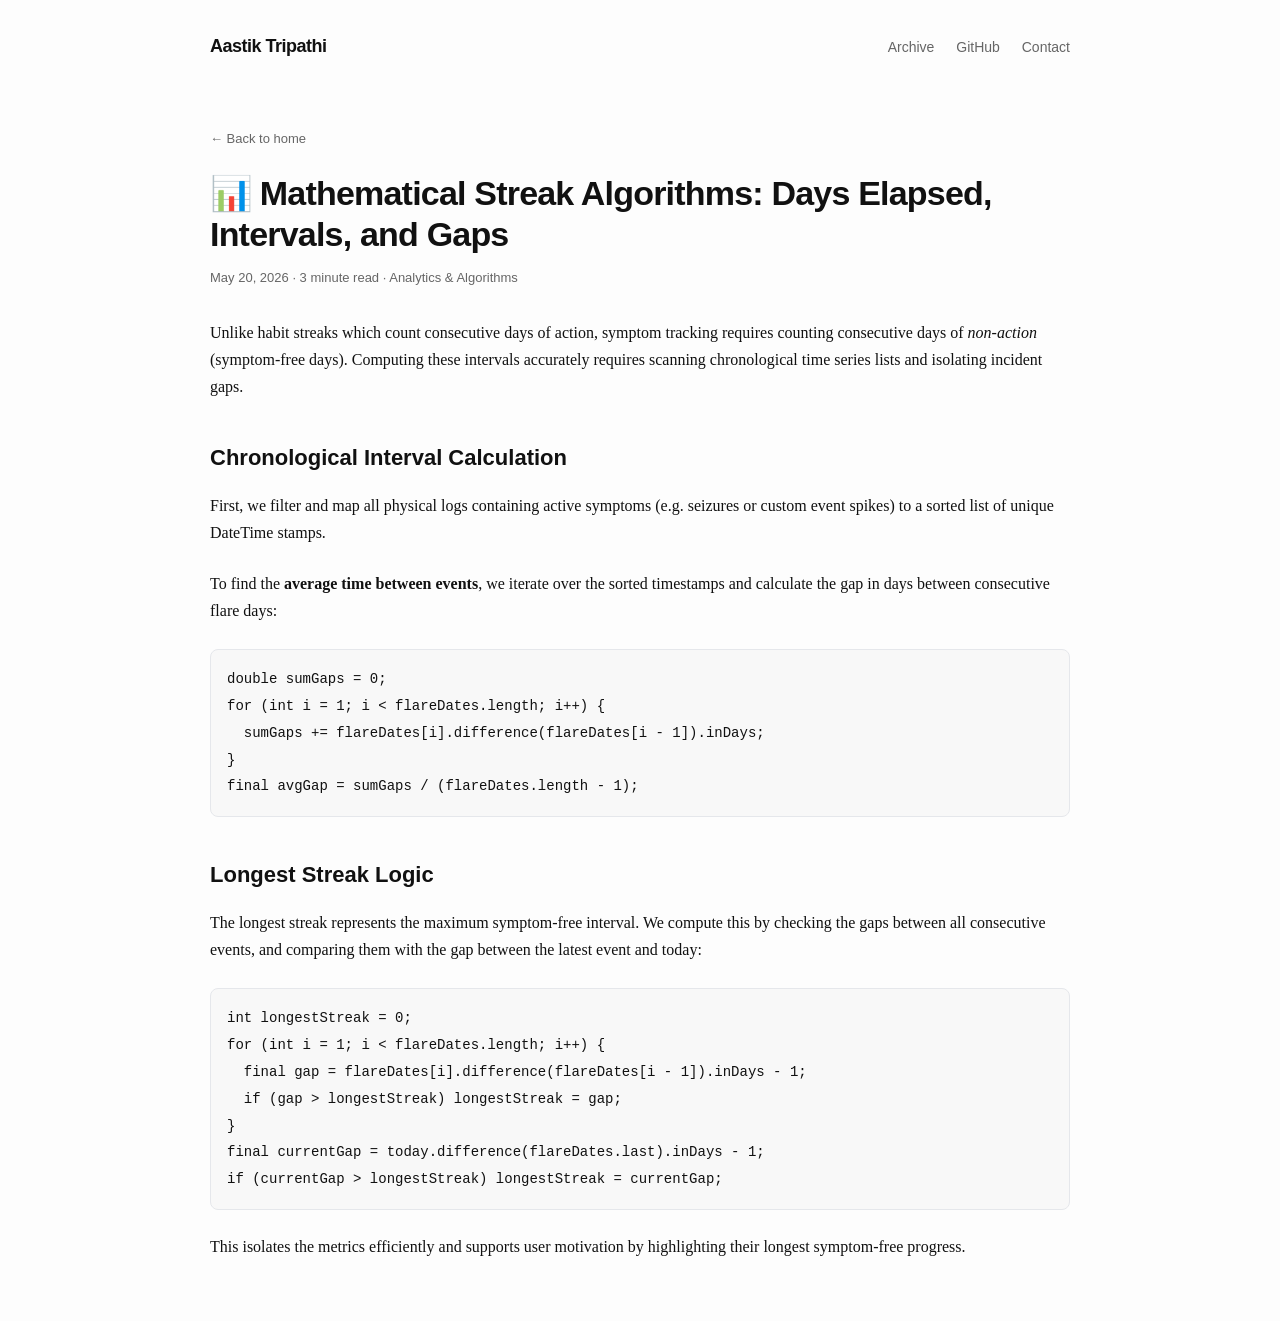
<file: articles/symptom-streak-algorithms.html>
<!DOCTYPE html>
<html lang="en-us">
<head>
  <meta charset="utf-8" />
  <meta http-equiv="X-UA-Compatible" content="IE=edge" />
  <meta name="viewport" content="width=device-width, initial-scale=1" />
  <title>Symptom-Free Streak Algorithms - Aastik Tripathi</title>
  <link rel="stylesheet" href="../style.css" />
</head>
<body>
  <div class="shell">
    <header class="masthead">
      <a class="wordmark" href="../index.html">Aastik Tripathi</a>
      <nav>
        <a href="../index.html#archive">Archive</a>
        <a href="https://github.com/AastikTripathi" target="_blank">GitHub</a>
        <a href="mailto:iammraaat@gmail.com">Contact</a>
      </nav>
    </header>

    <a href="../index.html" class="back-link">← Back to home</a>

    <article class="post">
      <div class="post-header">
        <h1>📊 Mathematical Streak Algorithms: Days Elapsed, Intervals, and Gaps</h1>
        <div class="byline">May 20, 2026 · 3 minute read · Analytics &amp; Algorithms</div>
      </div>

      <div class="post-content">
        <p>
          Unlike habit streaks which count consecutive days of action, symptom tracking requires counting consecutive days of <em>non-action</em> (symptom-free days). Computing these intervals accurately requires scanning chronological time series lists and isolating incident gaps.
        </p>

        <h2>Chronological Interval Calculation</h2>
        <p>
          First, we filter and map all physical logs containing active symptoms (e.g. seizures or custom event spikes) to a sorted list of unique DateTime stamps. 
        </p>
        <p>
          To find the <strong>average time between events</strong>, we iterate over the sorted timestamps and calculate the gap in days between consecutive flare days:
        </p>
        <pre><code>double sumGaps = 0;
for (int i = 1; i &lt; flareDates.length; i++) {
  sumGaps += flareDates[i].difference(flareDates[i - 1]).inDays;
}
final avgGap = sumGaps / (flareDates.length - 1);</code></pre>

        <h2>Longest Streak Logic</h2>
        <p>
          The longest streak represents the maximum symptom-free interval. We compute this by checking the gaps between all consecutive events, and comparing them with the gap between the latest event and today:
        </p>
        <pre><code>int longestStreak = 0;
for (int i = 1; i &lt; flareDates.length; i++) {
  final gap = flareDates[i].difference(flareDates[i - 1]).inDays - 1;
  if (gap &gt; longestStreak) longestStreak = gap;
}
final currentGap = today.difference(flareDates.last).inDays - 1;
if (currentGap &gt; longestStreak) longestStreak = currentGap;</code></pre>
        <p>
          This isolates the metrics efficiently and supports user motivation by highlighting their longest symptom-free progress.
        </p>
      </div>
    </article>
  </div>
</body>
</html>
</file>
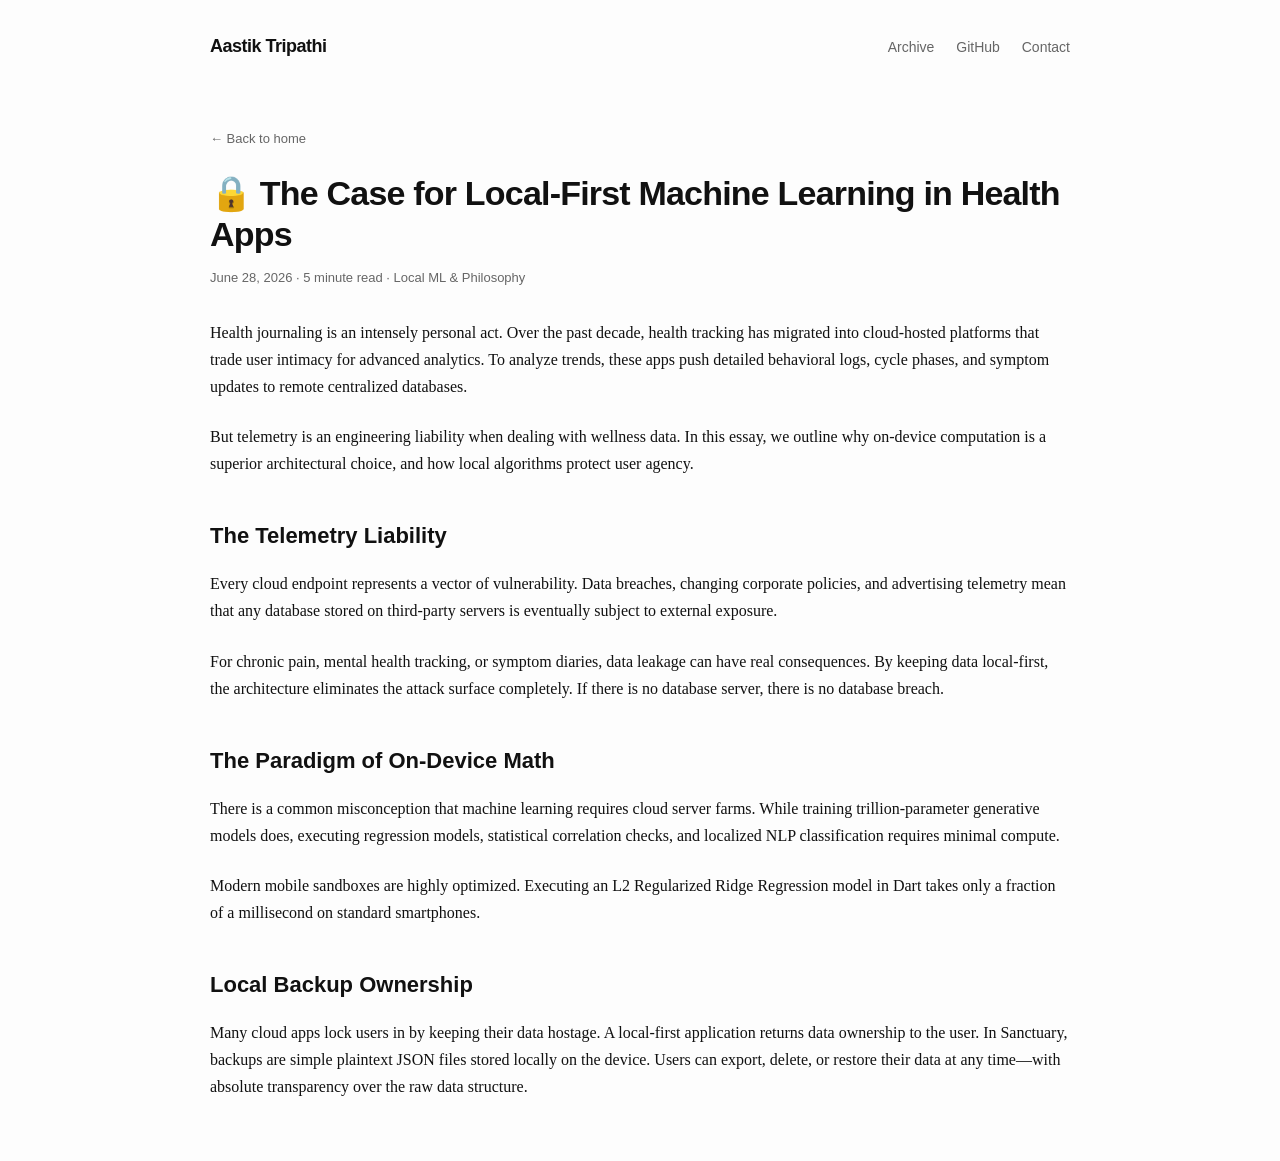
<file: articles/the-case-for-local-first-machine-learning.html>
<!DOCTYPE html>
<html lang="en-us">
<head>
  <meta charset="utf-8" />
  <meta http-equiv="X-UA-Compatible" content="IE=edge" />
  <meta name="viewport" content="width=device-width, initial-scale=1" />
  <title>The Case for Local-First Machine Learning - Aastik Tripathi</title>
  <link rel="stylesheet" href="../style.css" />
</head>
<body>
  <div class="shell">
    <header class="masthead">
      <a class="wordmark" href="../index.html">Aastik Tripathi</a>
      <nav>
        <a href="../index.html#archive">Archive</a>
        <a href="https://github.com/AastikTripathi" target="_blank">GitHub</a>
        <a href="mailto:iammraaat@gmail.com">Contact</a>
      </nav>
    </header>

    <a href="../index.html" class="back-link">← Back to home</a>

    <article class="post">
      <div class="post-header">
        <h1>🔒 The Case for Local-First Machine Learning in Health Apps</h1>
        <div class="byline">June 28, 2026 · 5 minute read · Local ML &amp; Philosophy</div>
      </div>

      <div class="post-content">
        <p>
          Health journaling is an intensely personal act. Over the past decade, health tracking has migrated into cloud-hosted platforms that trade user intimacy for advanced analytics. To analyze trends, these apps push detailed behavioral logs, cycle phases, and symptom updates to remote centralized databases.
        </p>

        <p>
          But telemetry is an engineering liability when dealing with wellness data. In this essay, we outline why on-device computation is a superior architectural choice, and how local algorithms protect user agency.
        </p>

        <h2>The Telemetry Liability</h2>
        <p>
          Every cloud endpoint represents a vector of vulnerability. Data breaches, changing corporate policies, and advertising telemetry mean that any database stored on third-party servers is eventually subject to external exposure.
        </p>
        <p>
          For chronic pain, mental health tracking, or symptom diaries, data leakage can have real consequences. By keeping data local-first, the architecture eliminates the attack surface completely. If there is no database server, there is no database breach.
        </p>

        <h2>The Paradigm of On-Device Math</h2>
        <p>
          There is a common misconception that machine learning requires cloud server farms. While training trillion-parameter generative models does, executing regression models, statistical correlation checks, and localized NLP classification requires minimal compute.
        </p>
        
        <p>
          Modern mobile sandboxes are highly optimized. Executing an L2 Regularized Ridge Regression model in Dart takes only a fraction of a millisecond on standard smartphones. 
        </p>

        <h2>Local Backup Ownership</h2>
        <p>
          Many cloud apps lock users in by keeping their data hostage. A local-first application returns data ownership to the user. In Sanctuary, backups are simple plaintext JSON files stored locally on the device. Users can export, delete, or restore their data at any time—with absolute transparency over the raw data structure.
        </p>
      </div>
    </article>
  </div>
</body>
</html>
</file>
<file: style.css>
/* --- Typography & Theme Reset --- */
body {
  font-family: Georgia, serif;
  font-size: 16px;
  line-height: 1.62;
  color: #111111;
  background-color: #fdfdfd;
  margin: 0;
  padding: 0;
  -webkit-font-smoothing: antialiased;
}

/* Dark Mode Support matching Vivek's minimal styling */
@media (prefers-color-scheme: dark) {
  body {
    color: #e2e8f0;
    background-color: #0f172a;
  }
  a {
    color: #f8fafc;
  }
  header.masthead a.wordmark {
    color: #f8fafc !important;
  }
  .about-card {
    border-left: 1px solid rgba(255, 255, 255, 0.1) !important;
  }
  .section-head h2 {
    border-bottom: 1px solid rgba(255, 255, 255, 0.1) !important;
  }
  .recent-item {
    border-bottom: 1px dashed rgba(255, 255, 255, 0.1) !important;
  }
  .year-block {
    border-bottom: 1px dashed rgba(255, 255, 255, 0.1) !important;
  }
}

.shell {
  max-width: 860px;
  margin: 0 auto;
  padding: 0 24px;
}

/* --- Header / Masthead --- */
header.masthead {
  display: flex;
  justify-content: space-between;
  align-items: baseline;
  padding: 32px 0 24px;
  margin-bottom: 40px;
  font-family: -apple-system, BlinkMacSystemFont, "Segoe UI", Roboto, Helvetica, Arial, sans-serif;
  font-size: 14px;
}

header.masthead a.wordmark {
  font-size: 18px;
  font-weight: 700;
  text-decoration: none;
  color: #111111;
  letter-spacing: -0.5px;
}

header.masthead nav a {
  margin-left: 18px;
  text-decoration: none;
  font-weight: 500;
  color: #666666;
}

header.masthead nav a:hover {
  text-decoration: underline;
  color: #111111;
}

/* --- Hero Section --- */
.hero {
  display: grid;
  grid-template-columns: 2fr 1fr;
  gap: 40px;
  margin-bottom: 60px;
}

.hero-main {
  display: flex;
  flex-direction: column;
  justify-content: center;
}

.hero-main .kicker {
  font-family: -apple-system, BlinkMacSystemFont, "Segoe UI", Roboto, sans-serif;
  font-size: 11px;
  text-transform: uppercase;
  letter-spacing: 1.5px;
  font-weight: 700;
  color: #0d9488;
  margin-bottom: 8px;
}

.hero-main h1 {
  font-family: -apple-system, BlinkMacSystemFont, "Segoe UI", Roboto, sans-serif;
  font-size: 32px;
  line-height: 1.25;
  font-weight: 800;
  letter-spacing: -0.8px;
  margin: 0 0 16px;
}

.hero-main h1 a {
  text-decoration: none;
  color: inherit;
}

.hero-main h1 a:hover {
  text-decoration: underline;
}

.hero-main .excerpt {
  font-size: 15.5px;
  color: #4b5563;
  margin-bottom: 16px;
}

@media (prefers-color-scheme: dark) {
  .hero-main .excerpt {
    color: #94a3b8;
  }
}

.hero-main .byline {
  font-family: -apple-system, BlinkMacSystemFont, "Segoe UI", Roboto, sans-serif;
  font-size: 12px;
  color: #666666;
}

/* About Side Card */
.about-card {
  padding-left: 24px;
  border-left: 1px solid #e5e7eb;
}

.about-card .stamp {
  width: 68px;
  height: 68px;
  color: #0d9488;
  margin-bottom: 16px;
}

.about-card p {
  font-size: 14px;
  line-height: 1.55;
  margin: 0 0 16px;
}

.about-card .name {
  font-weight: 700;
}

.about-links {
  font-family: -apple-system, BlinkMacSystemFont, "Segoe UI", Roboto, sans-serif;
  font-size: 12px;
  display: flex;
  flex-direction: column;
  gap: 8px;
}

.about-links a {
  text-decoration: none;
  color: #666666;
  font-weight: 500;
}

.about-links a:hover {
  text-decoration: underline;
  color: #111111;
}

/* --- Content Sections --- */
.section-head {
  margin-top: 48px;
  margin-bottom: 24px;
}

.section-head h2 {
  font-family: -apple-system, BlinkMacSystemFont, "Segoe UI", Roboto, sans-serif;
  font-size: 16px;
  text-transform: uppercase;
  letter-spacing: 1.5px;
  font-weight: 700;
  border-bottom: 1px solid #e5e7eb;
  padding-bottom: 8px;
  margin: 0;
}

/* Recent Grid */
.recent-grid {
  display: flex;
  flex-direction: column;
  gap: 32px;
}

.recent-item {
  border-bottom: 1px dashed #e5e7eb;
  padding-bottom: 24px;
}

.recent-item:last-child {
  border-bottom: none;
}

.recent-item .meta {
  font-family: -apple-system, BlinkMacSystemFont, "Segoe UI", Roboto, sans-serif;
  font-size: 12px;
  color: #666666;
  margin-bottom: 8px;
}

.recent-item h3 {
  font-family: -apple-system, BlinkMacSystemFont, "Segoe UI", Roboto, sans-serif;
  font-size: 20px;
  font-weight: 700;
  margin: 0 0 10px;
}

.recent-item h3 a {
  text-decoration: none;
  color: inherit;
}

.recent-item h3 a:hover {
  text-decoration: underline;
}

.recent-item p {
  font-size: 14.5px;
  color: #4b5563;
  margin: 0;
}

@media (prefers-color-scheme: dark) {
  .recent-item p {
    color: #94a3b8;
  }
}

/* Asterism */
.asterism {
  text-align: center;
  font-size: 24px;
  margin: 48px 0;
  color: #9ca3af;
}

/* --- Archive Section --- */
.archive {
  display: flex;
  flex-direction: column;
  gap: 28px;
}

.year-block {
  display: flex;
  flex-direction: column;
  gap: 12px;
  border-bottom: 1px dashed #e5e7eb;
  padding-bottom: 20px;
}

.year-block:last-child {
  border-bottom: none;
}

.year-head {
  font-family: -apple-system, BlinkMacSystemFont, "Segoe UI", Roboto, sans-serif;
  display: flex;
  gap: 12px;
  align-items: baseline;
}

.year-head .year {
  font-size: 18px;
  font-weight: 700;
}

.year-head .count {
  font-size: 12px;
  color: #666666;
}

.year-list {
  list-style: none;
  padding: 0;
  margin: 0;
  display: flex;
  flex-direction: column;
  gap: 8px;
}

.year-list li {
  display: flex;
  font-size: 14.5px;
}

.year-list li .d {
  font-family: -apple-system, BlinkMacSystemFont, "Segoe UI", Roboto, sans-serif;
  font-size: 12px;
  color: #666666;
  width: 54px;
  flex-shrink: 0;
}

.year-list li a {
  text-decoration: none;
  color: inherit;
}

.year-list li a:hover {
  text-decoration: underline;
}

/* --- Toast Notif --- */
.toast {
  position: fixed;
  bottom: 24px;
  left: 50%;
  transform: translateX(-50%) translateY(100px);
  background-color: #0d9488;
  color: white;
  padding: 8px 16px;
  border-radius: 6px;
  font-family: -apple-system, BlinkMacSystemFont, sans-serif;
  font-size: 13px;
  font-weight: 500;
  box-shadow: 0 4px 12px rgba(0, 0, 0, 0.15);
  transition: transform 0.2s cubic-bezier(0.175, 0.885, 0.32, 1.275);
  z-index: 1000;
}

.toast.show {
  transform: translateX(-50%) translateY(0);
}

/* Responsive Grid layouts */
@media (max-width: 767px) {
  .hero {
    grid-template-columns: 1fr;
    gap: 32px;
  }
  .about-card {
    padding-left: 0;
    border-left: none;
    border-top: 1px solid #e5e7eb;
    padding-top: 24px;
  }
  header.masthead {
    flex-direction: column;
    gap: 12px;
  }
  header.masthead nav a {
    margin-left: 0;
    margin-right: 18px;
  }
}

/* --- Article/Post Layout --- */
.post-header {
  margin-bottom: 32px;
}

.post-header h1 {
  font-family: -apple-system, BlinkMacSystemFont, "Segoe UI", Roboto, sans-serif;
  font-size: 34px;
  line-height: 1.2;
  font-weight: 800;
  letter-spacing: -0.8px;
  margin: 0 0 12px;
}

.post-header .byline {
  font-family: -apple-system, BlinkMacSystemFont, "Segoe UI", Roboto, sans-serif;
  font-size: 13px;
  color: #666666;
}

.post-content {
  font-size: 16px;
  line-height: 1.68;
  margin-bottom: 60px;
}

.post-content p {
  margin: 0 0 24px;
}

.post-content h2 {
  font-family: -apple-system, BlinkMacSystemFont, "Segoe UI", Roboto, sans-serif;
  font-size: 22px;
  font-weight: 700;
  margin: 40px 0 16px;
}

.post-content h3 {
  font-family: -apple-system, BlinkMacSystemFont, "Segoe UI", Roboto, sans-serif;
  font-size: 18px;
  font-weight: 700;
  margin: 32px 0 12px;
}

.post-content code {
  font-family: Menlo, Monaco, Consolas, "Courier New", monospace;
  font-size: 14px;
  background-color: rgba(0, 0, 0, 0.04);
  padding: 2px 6px;
  border-radius: 4px;
}

@media (prefers-color-scheme: dark) {
  .post-content code {
    background-color: rgba(255, 255, 255, 0.08);
  }
}

.post-content pre {
  background-color: rgba(0, 0, 0, 0.02);
  border: 1px solid #e5e7eb;
  padding: 16px;
  border-radius: 8px;
  overflow-x: auto;
  margin: 24px 0;
}

@media (prefers-color-scheme: dark) {
  .post-content pre {
    background-color: rgba(255, 255, 255, 0.03);
    border: 1px solid rgba(255, 255, 255, 0.1);
  }
}

.post-content pre code {
  background-color: transparent;
  padding: 0;
  border-radius: 0;
}

.back-link {
  font-family: -apple-system, BlinkMacSystemFont, "Segoe UI", Roboto, sans-serif;
  font-size: 13px;
  color: #666666;
  text-decoration: none;
  display: inline-flex;
  align-items: center;
  gap: 4px;
  margin-bottom: 24px;
  font-weight: 500;
}

.back-link:hover {
  text-decoration: underline;
  color: #111111;
}
</file>
